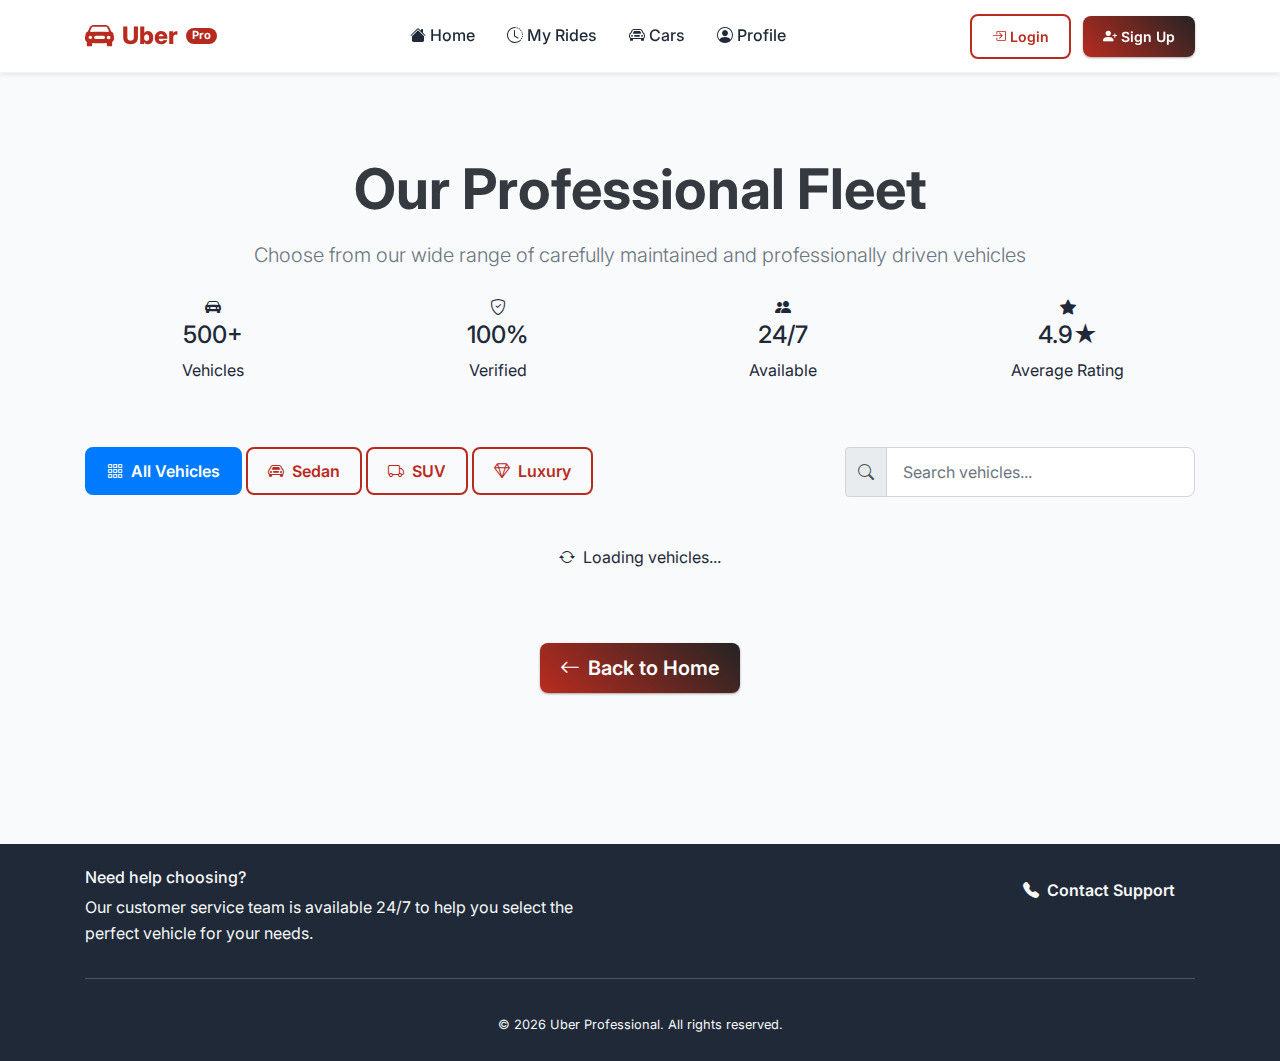
<file: cars.html>
<!DOCTYPE html>
<html lang="en">
  <head>
    <meta charset="utf-8" />
    <meta name="viewport" content="width=device-width,initial-scale=1" />
    <title>Our Fleet - Uber Professional</title>

    <link
      rel="stylesheet"
      href="https://cdn.jsdelivr.net/npm/bootstrap@4.6.2/dist/css/bootstrap.min.css"
      crossorigin="anonymous"
    />
    <link rel="stylesheet" href="style.css" />
    <link
      href="https://fonts.googleapis.com/css2?family=Inter:wght@300;400;500;600;700;800&display=swap"
      rel="stylesheet"
    />
    <link
      rel="stylesheet"
      href="https://cdn.jsdelivr.net/npm/bootstrap-icons@1.10.5/font/bootstrap-icons.css"
    />
  </head>
  <body>
    <nav
      class="navbar navbar-expand-lg navbar-light bg-light fixed-top shadow-sm uber-navbar"
    >
      <div class="container">
        <a class="navbar-brand uber-brand" href="index.html">
          <i class="bi bi-car-front-fill me-2"></i>
          <span>Uber</span>
          <small class="badge badge-professional ml-2">Pro</small>
        </a>
        <button
          class="navbar-toggler"
          type="button"
          data-toggle="collapse"
          data-target="#navMain"
        >
          <span class="navbar-toggler-icon"></span>
        </button>

        <div class="collapse navbar-collapse" id="navMain">
          <ul class="navbar-nav mx-auto">
            <li class="nav-item">
              <a class="nav-link" href="index.html">
                <i class="bi bi-house-fill me-1"></i>Home
              </a>
            </li>
            <li class="nav-item">
              <a class="nav-link" href="myrides.html">
                <i class="bi bi-clock-history me-1"></i>My Rides
              </a>
            </li>
            <li class="nav-item active">
              <a class="nav-link" href="cars.html">
                <i class="bi bi-car-front me-1"></i>Cars
              </a>
            </li>
            <li class="nav-item">
              <a class="nav-link" href="profile.html">
                <i class="bi bi-person-circle me-1"></i>Profile
              </a>
            </li>
          </ul>
          <div id="authArea" class="ml-2"></div>
        </div>
      </div>
    </nav>

    <main class="page-content">
      <div class="container py-5">
        <!-- Header Section -->
        <div class="text-center mb-5">
          <h1 class="display-4 font-weight-bold text-dark mb-3">
            Our Professional Fleet
          </h1>
          <p class="lead text-muted mb-4">
            Choose from our wide range of carefully maintained and
            professionally driven vehicles
          </p>
          <div class="fleet-stats">
            <div class="row text-center">
              <div class="col-md-3">
                <div class="stat-card">
                  <i class="bi bi-car-front-fill stat-icon"></i>
                  <h4>500+</h4>
                  <p>Vehicles</p>
                </div>
              </div>
              <div class="col-md-3">
                <div class="stat-card">
                  <i class="bi bi-shield-check stat-icon"></i>
                  <h4>100%</h4>
                  <p>Verified</p>
                </div>
              </div>
              <div class="col-md-3">
                <div class="stat-card">
                  <i class="bi bi-people-fill stat-icon"></i>
                  <h4>24/7</h4>
                  <p>Available</p>
                </div>
              </div>
              <div class="col-md-3">
                <div class="stat-card">
                  <i class="bi bi-star-fill stat-icon"></i>
                  <h4>4.9★</h4>
                  <p>Average Rating</p>
                </div>
              </div>
            </div>
          </div>
        </div>

        <!-- Filter Section -->
        <div class="filter-section mb-4">
          <div class="row">
            <div class="col-md-8">
              <div class="filter-buttons">
                <button
                  class="btn btn-outline-primary filter-btn active"
                  data-filter="all"
                >
                  <i class="bi bi-grid-3x3-gap me-2"></i>All Vehicles
                </button>
                <button
                  class="btn btn-outline-primary filter-btn"
                  data-filter="sedan"
                >
                  <i class="bi bi-car-front me-2"></i>Sedan
                </button>
                <button
                  class="btn btn-outline-primary filter-btn"
                  data-filter="suv"
                >
                  <i class="bi bi-truck me-2"></i>SUV
                </button>
                <button
                  class="btn btn-outline-primary filter-btn"
                  data-filter="luxury"
                >
                  <i class="bi bi-gem me-2"></i>Luxury
                </button>
              </div>
            </div>
            <div class="col-md-4">
              <div class="search-box">
                <div class="input-group">
                  <div class="input-group-prepend">
                    <span class="input-group-text"
                      ><i class="bi bi-search"></i
                    ></span>
                  </div>
                  <input
                    type="text"
                    class="form-control"
                    placeholder="Search vehicles..."
                    id="vehicleSearch"
                  />
                </div>
              </div>
            </div>
          </div>
        </div>

        <!-- Cars Grid -->
        <div id="carsContainer" class="row">
          <!-- Cars will be loaded here -->
        </div>

        <!-- Back to Home -->
        <div class="text-center mt-5">
          <a href="index.html" class="btn btn-primary btn-lg">
            <i class="bi bi-arrow-left me-2"></i>Back to Home
          </a>
        </div>
      </div>
    </main>

    <!-- Enhanced Footer -->
    <footer class="uber-footer bg-dark text-light mt-5">
      <div class="container py-4">
        <div class="row">
          <div class="col-md-6">
            <h6>Need help choosing?</h6>
            <p class="mb-0">
              Our customer service team is available 24/7 to help you select the
              perfect vehicle for your needs.
            </p>
          </div>
          <div class="col-md-6 text-md-right">
            <button class="btn btn-outline-light">
              <i class="bi bi-telephone-fill me-2"></i>Contact Support
            </button>
          </div>
        </div>
        <hr class="footer-divider" />
        <div class="text-center">
          <small
            >&copy; <span id="yearCars"></span> Uber Professional. All rights
            reserved.</small
          >
        </div>
      </div>
    </footer>

    <script
      src="https://cdn.jsdelivr.net/npm/jquery@3.5.1/dist/jquery.slim.min.js"
      crossorigin="anonymous"
    ></script>
    <script
      src="https://cdn.jsdelivr.net/npm/bootstrap@4.6.2/dist/js/bootstrap.bundle.min.js"
      crossorigin="anonymous"
    ></script>
    <script src="main.js"></script>

    <script>
      // Additional cars page functionality
      document.addEventListener("DOMContentLoaded", function () {
        // Filter functionality
        const filterButtons = document.querySelectorAll(".filter-btn");
        const searchInput = document.getElementById("vehicleSearch");

        filterButtons.forEach((btn) => {
          btn.addEventListener("click", function () {
            filterButtons.forEach((b) => b.classList.remove("active"));
            this.classList.add("active");

            const filterType = this.dataset.filter;
            filterCars(filterType);
          });
        });

        if (searchInput) {
          searchInput.addEventListener("input", function () {
            searchCars(this.value);
          });
        }
      });

      function filterCars(type) {
        const cards = document.querySelectorAll(".car-card");
        cards.forEach((card) => {
          const cardType = card.dataset.type;
          if (type === "all" || cardType === type) {
            card.closest(".col-lg-4").style.display = "block";
          } else {
            card.closest(".col-lg-4").style.display = "none";
          }
        });
      }

      function searchCars(query) {
        const cards = document.querySelectorAll(".car-card");
        const searchTerm = query.toLowerCase();

        cards.forEach((card) => {
          const title = card
            .querySelector(".card-title")
            .textContent.toLowerCase();
          const type = card.dataset.type.toLowerCase();

          if (title.includes(searchTerm) || type.includes(searchTerm)) {
            card.closest(".col-lg-4").style.display = "block";
          } else {
            card.closest(".col-lg-4").style.display = "none";
          }
        });
      }
    </script>
  </body>
</html>
</file>
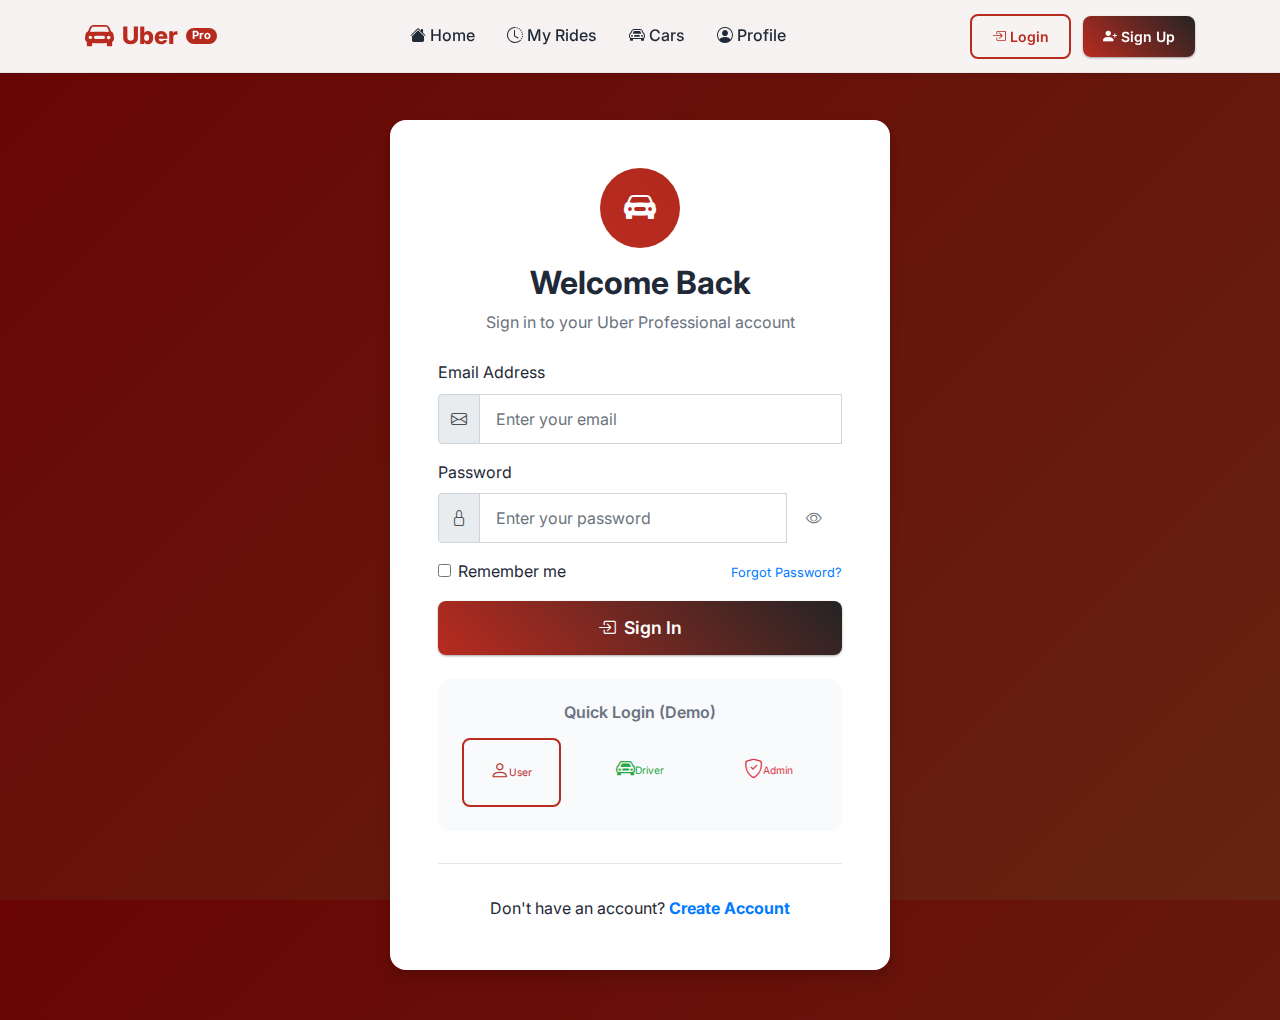
<file: login.html>
<!DOCTYPE html>
<html lang="en">
  <head>
    <meta charset="utf-8" />
    <meta name="viewport" content="width=device-width,initial-scale=1" />
    <title>Login - Uber Professional</title>

    <link
      rel="stylesheet"
      href="https://cdn.jsdelivr.net/npm/bootstrap@4.6.2/dist/css/bootstrap.min.css"
      crossorigin="anonymous"
    />
    <link rel="stylesheet" href="style.css" />
    <link
      href="https://fonts.googleapis.com/css2?family=Inter:wght@300;400;500;600;700;800&display=swap"
      rel="stylesheet"
    />
    <link
      rel="stylesheet"
      href="https://cdn.jsdelivr.net/npm/bootstrap-icons@1.10.5/font/bootstrap-icons.css"
    />
  </head>
  <body class="auth-page">
    <!-- Enhanced Fixed navbar -->
    <nav
      class="navbar navbar-expand-lg navbar-light bg-light fixed-top shadow-sm uber-navbar"
    >
      <div class="container">
        <a class="navbar-brand uber-brand" href="index.html">
          <i class="bi bi-car-front-fill me-2"></i>
          <span>Uber</span>
          <small class="badge badge-professional ml-2">Pro</small>
        </a>
        <button
          class="navbar-toggler"
          type="button"
          data-toggle="collapse"
          data-target="#navMain"
        >
          <span class="navbar-toggler-icon"></span>
        </button>

        <div class="collapse navbar-collapse" id="navMain">
          <ul class="navbar-nav mx-auto">
            <li class="nav-item">
              <a class="nav-link" href="index.html">
                <i class="bi bi-house-fill me-1"></i>Home
              </a>
            </li>
            <li class="nav-item">
              <a class="nav-link" href="myrides.html">
                <i class="bi bi-clock-history me-1"></i>My Rides
              </a>
            </li>
            <li class="nav-item">
              <a class="nav-link" href="cars.html">
                <i class="bi bi-car-front me-1"></i>Cars
              </a>
            </li>
            <li class="nav-item">
              <a class="nav-link" href="profile.html">
                <i class="bi bi-person-circle me-1"></i>Profile
              </a>
            </li>
          </ul>
          <div id="authArea" class="ml-2">
            <a class="btn btn-primary btn-sm" href="signin.html">Sign Up</a>
          </div>
        </div>
      </div>
    </nav>

    <main class="auth-main">
      <div class="container">
        <div class="row justify-content-center">
          <div class="col-md-8 col-lg-6">
            <div class="login-container">
              <div class="auth-header text-center mb-4">
                <div class="auth-logo">
                  <i class="bi bi-car-front-fill"></i>
                </div>
                <h2 class="auth-title">Welcome Back</h2>
                <p class="auth-subtitle">
                  Sign in to your Uber Professional account
                </p>
              </div>

              <form id="loginForm" novalidate>
                <div class="form-group">
                  <label for="loginEmail">Email Address</label>
                  <div class="input-group">
                    <div class="input-group-prepend">
                      <span class="input-group-text">
                        <i class="bi bi-envelope"></i>
                      </span>
                    </div>
                    <input
                      id="loginEmail"
                      type="email"
                      class="form-control"
                      placeholder="Enter your email"
                      required
                    />
                    <div class="invalid-feedback">
                      Please enter a valid email address
                    </div>
                  </div>
                </div>

                <div class="form-group">
                  <label for="loginPassword">Password</label>
                  <div class="input-group">
                    <div class="input-group-prepend">
                      <span class="input-group-text">
                        <i class="bi bi-lock"></i>
                      </span>
                    </div>
                    <input
                      id="loginPassword"
                      type="password"
                      class="form-control"
                      placeholder="Enter your password"
                      required
                    />
                    <div class="input-group-append">
                      <button
                        type="button"
                        class="btn btn-outline-secondary password-toggle-btn"
                        onclick="togglePassword('loginPassword')"
                      >
                        <i class="bi bi-eye"></i>
                      </button>
                    </div>
                    <div class="invalid-feedback">Password is required</div>
                  </div>
                </div>

                <div class="form-row align-items-center mb-3">
                  <div class="col-auto">
                    <div class="form-check">
                      <input
                        type="checkbox"
                        class="form-check-input"
                        id="rememberMe"
                      />
                      <label class="form-check-label" for="rememberMe">
                        Remember me
                      </label>
                    </div>
                  </div>
                  <div class="col text-right">
                    <a
                      href="#"
                      class="text-primary small"
                      onclick="showForgotPassword()"
                      >Forgot Password?</a
                    >
                  </div>
                </div>

                <div
                  id="loginError"
                  class="alert alert-danger"
                  style="display: none"
                ></div>

                <button
                  class="btn btn-primary btn-lg btn-block auth-btn"
                  type="submit"
                >
                  <i class="bi bi-box-arrow-in-right me-2"></i>Sign In
                </button>
              </form>

              <!-- Quick Login Options -->
              <div class="quick-login mt-4">
                <h6 class="text-center mb-3">Quick Login (Demo)</h6>
                <div class="row">
                  <div class="col-4">
                    <button
                      class="btn btn-outline-primary btn-sm btn-block"
                      onclick="quickLogin('user')"
                    >
                      <i class="bi bi-person"></i><br />
                      <small>User</small>
                    </button>
                  </div>
                  <div class="col-4">
                    <button
                      class="btn btn-outline-success btn-sm btn-block"
                      onclick="quickLogin('driver')"
                    >
                      <i class="bi bi-car-front"></i><br />
                      <small>Driver</small>
                    </button>
                  </div>
                  <div class="col-4">
                    <button
                      class="btn btn-outline-danger btn-sm btn-block"
                      onclick="quickLogin('admin')"
                    >
                      <i class="bi bi-shield-check"></i><br />
                      <small>Admin</small>
                    </button>
                  </div>
                </div>
              </div>

              <div class="auth-footer">
                <p class="text-center mb-0">
                  Don't have an account?
                  <a href="signin.html" class="text-primary font-weight-bold"
                    >Create Account</a
                  >
                </p>
              </div>

              <!-- Forgot Password Modal -->
              <div
                class="modal fade"
                id="forgotPasswordModal"
                tabindex="-1"
                role="dialog"
              >
                <div class="modal-dialog" role="document">
                  <div class="modal-content">
                    <div class="modal-header">
                      <h5 class="modal-title">Reset Password</h5>
                      <button type="button" class="close" data-dismiss="modal">
                        <span>&times;</span>
                      </button>
                    </div>
                    <div class="modal-body">
                      <form id="forgotPasswordForm">
                        <div class="form-group">
                          <label for="resetEmail">Email Address</label>
                          <input
                            id="resetEmail"
                            type="email"
                            class="form-control"
                            placeholder="Enter your email"
                            required
                          />
                        </div>
                        <button type="submit" class="btn btn-primary btn-block">
                          Send Reset Link
                        </button>
                      </form>
                      <div id="resetMessage" class="mt-3"></div>
                    </div>
                  </div>
                </div>
              </div>
            </div>
          </div>
        </div>
      </div>
    </main>

    <script
      src="https://cdn.jsdelivr.net/npm/jquery@3.5.1/dist/jquery.slim.min.js"
      crossorigin="anonymous"
    ></script>
    <script
      src="https://cdn.jsdelivr.net/npm/bootstrap@4.6.2/dist/js/bootstrap.bundle.min.js"
      crossorigin="anonymous"
    ></script>
    <script src="main.js"></script>
  </body>
</html>
</file>
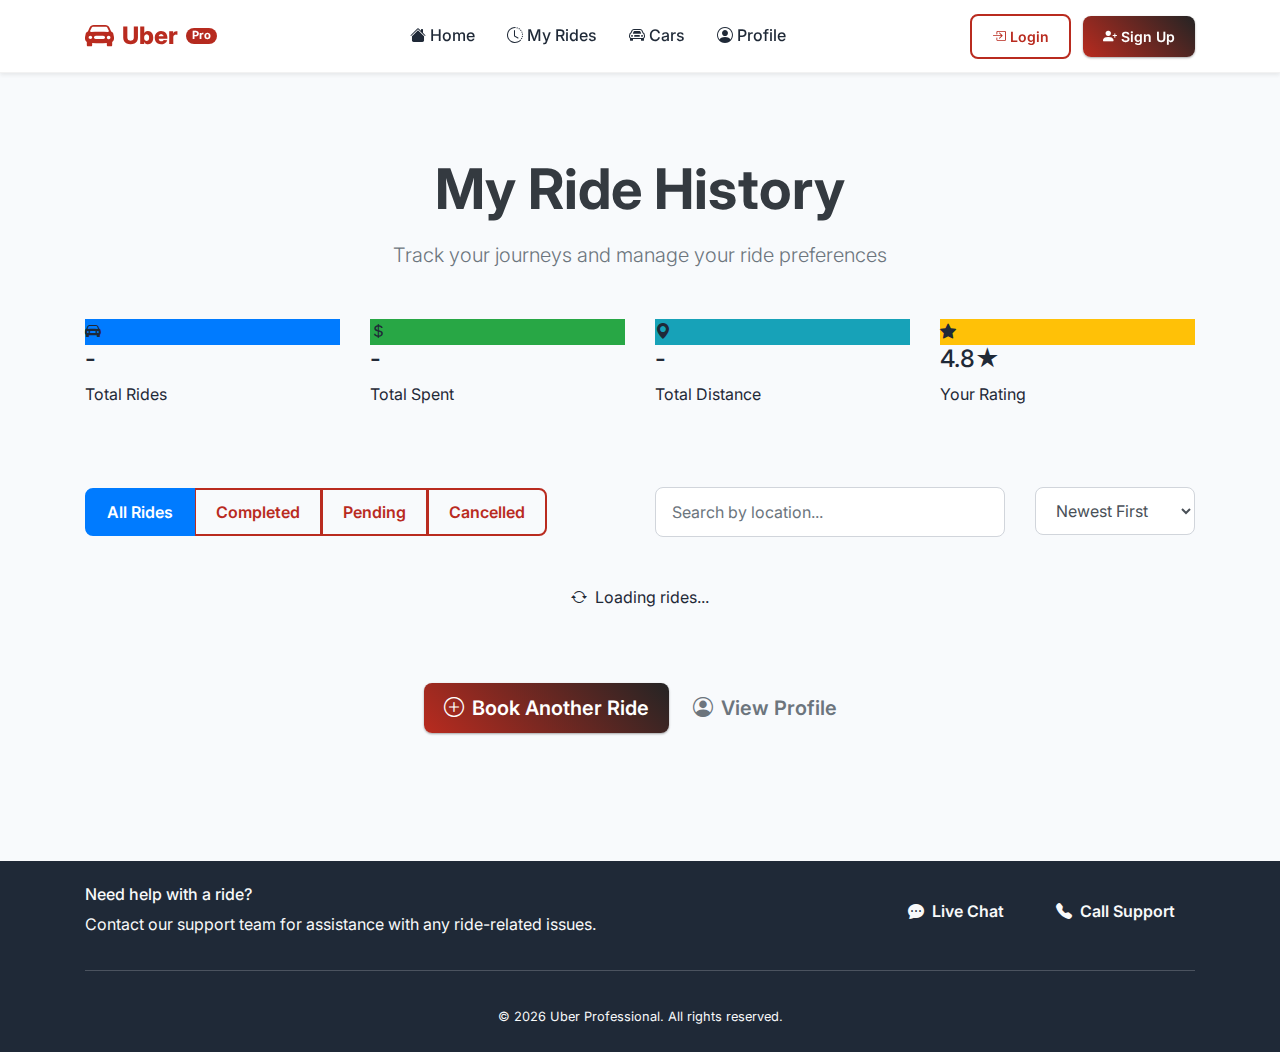
<file: myrides.html>
<!DOCTYPE html>
<html lang="en">
  <head>
    <meta charset="utf-8" />
    <meta name="viewport" content="width=device-width,initial-scale=1" />
    <title>My Rides - Uber Professional</title>

    <link
      rel="stylesheet"
      href="https://cdn.jsdelivr.net/npm/bootstrap@4.6.2/dist/css/bootstrap.min.css"
      crossorigin="anonymous"
    />
    <link rel="stylesheet" href="style.css" />
    <link
      href="https://fonts.googleapis.com/css2?family=Inter:wght@300;400;500;600;700;800&display=swap"
      rel="stylesheet"
    />
    <link
      rel="stylesheet"
      href="https://cdn.jsdelivr.net/npm/bootstrap-icons@1.10.5/font/bootstrap-icons.css"
    />
  </head>
  <body>
    <nav
      class="navbar navbar-expand-lg navbar-light bg-light fixed-top shadow-sm uber-navbar"
    >
      <div class="container">
        <a class="navbar-brand uber-brand" href="index.html">
          <i class="bi bi-car-front-fill me-2"></i>
          <span>Uber</span>
          <small class="badge badge-professional ml-2">Pro</small>
        </a>
        <button
          class="navbar-toggler"
          type="button"
          data-toggle="collapse"
          data-target="#navMain"
        >
          <span class="navbar-toggler-icon"></span>
        </button>

        <div class="collapse navbar-collapse" id="navMain">
          <ul class="navbar-nav mx-auto">
            <li class="nav-item">
              <a class="nav-link" href="index.html">
                <i class="bi bi-house-fill me-1"></i>Home
              </a>
            </li>
            <li class="nav-item active">
              <a class="nav-link" href="myrides.html">
                <i class="bi bi-clock-history me-1"></i>My Rides
              </a>
            </li>
            <li class="nav-item">
              <a class="nav-link" href="cars.html">
                <i class="bi bi-car-front me-1"></i>Cars
              </a>
            </li>
            <li class="nav-item">
              <a class="nav-link" href="profile.html">
                <i class="bi bi-person-circle me-1"></i>Profile
              </a>
            </li>
          </ul>
          <div id="authArea" class="ml-2"></div>
        </div>
      </div>
    </nav>

    <main class="page-content">
      <div class="container py-5">
        <!-- Header Section -->
        <div class="text-center mb-5">
          <h1 class="display-4 font-weight-bold text-dark mb-3">
            My Ride History
          </h1>
          <p class="lead text-muted">
            Track your journeys and manage your ride preferences
          </p>
        </div>

        <!-- Quick Stats -->
        <div class="ride-stats mb-5">
          <div class="row">
            <div class="col-md-3 mb-3">
              <div class="stat-card-rides">
                <div class="stat-icon-wrapper bg-primary">
                  <i class="bi bi-car-front-fill"></i>
                </div>
                <div class="stat-content">
                  <h4 id="totalRides">-</h4>
                  <p>Total Rides</p>
                </div>
              </div>
            </div>
            <div class="col-md-3 mb-3">
              <div class="stat-card-rides">
                <div class="stat-icon-wrapper bg-success">
                  <i class="bi bi-currency-dollar"></i>
                </div>
                <div class="stat-content">
                  <h4 id="totalSpent">-</h4>
                  <p>Total Spent</p>
                </div>
              </div>
            </div>
            <div class="col-md-3 mb-3">
              <div class="stat-card-rides">
                <div class="stat-icon-wrapper bg-info">
                  <i class="bi bi-geo-alt-fill"></i>
                </div>
                <div class="stat-content">
                  <h4 id="totalDistance">-</h4>
                  <p>Total Distance</p>
                </div>
              </div>
            </div>
            <div class="col-md-3 mb-3">
              <div class="stat-card-rides">
                <div class="stat-icon-wrapper bg-warning">
                  <i class="bi bi-star-fill"></i>
                </div>
                <div class="stat-content">
                  <h4>4.8★</h4>
                  <p>Your Rating</p>
                </div>
              </div>
            </div>
          </div>
        </div>

        <!-- Filter Options -->
        <div class="ride-filters mb-4">
          <div class="row align-items-center">
            <div class="col-md-6">
              <div class="btn-group filter-group" role="group">
                <button
                  type="button"
                  class="btn btn-outline-primary active"
                  data-filter="all"
                >
                  All Rides
                </button>
                <button
                  type="button"
                  class="btn btn-outline-primary"
                  data-filter="completed"
                >
                  Completed
                </button>
                <button
                  type="button"
                  class="btn btn-outline-primary"
                  data-filter="pending"
                >
                  Pending
                </button>
                <button
                  type="button"
                  class="btn btn-outline-primary"
                  data-filter="cancelled"
                >
                  Cancelled
                </button>
              </div>
            </div>
            <div class="col-md-6">
              <div class="row">
                <div class="col-sm-8">
                  <input
                    type="text"
                    class="form-control"
                    placeholder="Search by location..."
                    id="rideSearch"
                  />
                </div>
                <div class="col-sm-4">
                  <select class="form-control" id="sortRides">
                    <option value="newest">Newest First</option>
                    <option value="oldest">Oldest First</option>
                    <option value="price-high">Price: High to Low</option>
                    <option value="price-low">Price: Low to High</option>
                  </select>
                </div>
              </div>
            </div>
          </div>
        </div>

        <!-- Rides Container -->
        <div id="ridesContainer">
          <!-- Rides will be loaded here -->
        </div>

        <!-- Empty State -->
        <div id="emptyState" class="text-center py-5" style="display: none">
          <i
            class="bi bi-car-front"
            style="font-size: 4rem; color: #dee2e6"
          ></i>
          <h4 class="mt-3 text-muted">No rides found</h4>
          <p class="text-muted">
            Start your journey by booking your first ride!
          </p>
          <a href="index.html" class="btn btn-primary btn-lg mt-3">
            <i class="bi bi-plus-circle me-2"></i>Book Your First Ride
          </a>
        </div>

        <!-- Action Buttons -->
        <div class="text-center mt-5">
          <a href="index.html" class="btn btn-primary btn-lg me-3">
            <i class="bi bi-plus-circle me-2"></i>Book Another Ride
          </a>
          <a href="profile.html" class="btn btn-outline-secondary btn-lg">
            <i class="bi bi-person-circle me-2"></i>View Profile
          </a>
        </div>
      </div>
    </main>

    <!-- Enhanced Footer -->
    <footer class="uber-footer bg-dark text-light mt-5">
      <div class="container py-4">
        <div class="row align-items-center">
          <div class="col-md-6">
            <h6>Need help with a ride?</h6>
            <p class="mb-0">
              Contact our support team for assistance with any ride-related
              issues.
            </p>
          </div>
          <div class="col-md-6 text-md-right">
            <button class="btn btn-outline-light me-2">
              <i class="bi bi-chat-dots-fill me-2"></i>Live Chat
            </button>
            <button class="btn btn-outline-light">
              <i class="bi bi-telephone-fill me-2"></i>Call Support
            </button>
          </div>
        </div>
        <hr class="footer-divider" />
        <div class="text-center">
          <small
            >&copy; <span id="yearRides"></span> Uber Professional. All rights
            reserved.</small
          >
        </div>
      </div>
    </footer>

    <script
      src="https://cdn.jsdelivr.net/npm/jquery@3.5.1/dist/jquery.slim.min.js"
      crossorigin="anonymous"
    ></script>
    <script
      src="https://cdn.jsdelivr.net/npm/bootstrap@4.6.2/dist/js/bootstrap.bundle.min.js"
      crossorigin="anonymous"
    ></script>
    <script src="main.js"></script>

    <script>
      // Enhanced rides page functionality
      document.addEventListener("DOMContentLoaded", function () {
        // Update stats after rides are loaded
        setTimeout(updateRideStats, 1500);

        // Filter functionality
        const filterButtons = document.querySelectorAll(".filter-group .btn");
        filterButtons.forEach((btn) => {
          btn.addEventListener("click", function () {
            filterButtons.forEach((b) => b.classList.remove("active"));
            this.classList.add("active");
            filterRides(this.dataset.filter);
          });
        });

        // Search functionality
        const searchInput = document.getElementById("rideSearch");
        if (searchInput) {
          searchInput.addEventListener("input", function () {
            searchRides(this.value);
          });
        }

        // Sort functionality
        const sortSelect = document.getElementById("sortRides");
        if (sortSelect) {
          sortSelect.addEventListener("change", function () {
            sortRides(this.value);
          });
        }
      });

      function updateRideStats() {
        const rideCards = document.querySelectorAll(".ride-card");
        const totalRidesEl = document.getElementById("totalRides");
        const totalSpentEl = document.getElementById("totalSpent");
        const totalDistanceEl = document.getElementById("totalDistance");

        let totalSpent = 0;
        let totalDistance = 0;

        rideCards.forEach((card) => {
          const priceEl = card.querySelector(".price-tag");
          if (priceEl) {
            const price = parseFloat(priceEl.textContent.replace("$", "")) || 0;
            totalSpent += price;
          }
          totalDistance += Math.floor(Math.random() * 20) + 5; // Demo distance
        });

        if (totalRidesEl) totalRidesEl.textContent = rideCards.length;
        if (totalSpentEl) totalSpentEl.textContent = `$${totalSpent}`;
        if (totalDistanceEl)
          totalDistanceEl.textContent = `${totalDistance} km`;
      }

      function filterRides(filter) {
        const rideCards = document.querySelectorAll(".ride-card");
        let visibleCount = 0;

        rideCards.forEach((card) => {
          const status = card.querySelector(".badge").textContent.toLowerCase();
          const shouldShow = filter === "all" || status.includes(filter);

          card.style.display = shouldShow ? "block" : "none";
          if (shouldShow) visibleCount++;
        });

        toggleEmptyState(visibleCount === 0);
      }

      function searchRides(query) {
        const rideCards = document.querySelectorAll(".ride-card");
        const searchTerm = query.toLowerCase();
        let visibleCount = 0;

        rideCards.forEach((card) => {
          const locations = card.querySelectorAll(".route-item strong");
          const locationText = Array.from(locations)
            .map((el) => el.textContent.toLowerCase())
            .join(" ");
          const shouldShow = locationText.includes(searchTerm);

          card.style.display = shouldShow ? "block" : "none";
          if (shouldShow) visibleCount++;
        });

        toggleEmptyState(visibleCount === 0);
      }

      function sortRides(sortBy) {
        const container = document.getElementById("ridesContainer");
        const rideCards = Array.from(container.querySelectorAll(".ride-card"));

        rideCards.sort((a, b) => {
          switch (sortBy) {
            case "newest":
              return new Date(b.dataset.date) - new Date(a.dataset.date);
            case "oldest":
              return new Date(a.dataset.date) - new Date(b.dataset.date);
            case "price-high":
              return (
                parseFloat(
                  b.querySelector(".price-tag").textContent.replace("$", "")
                ) -
                parseFloat(
                  a.querySelector(".price-tag").textContent.replace("$", "")
                )
              );
            case "price-low":
              return (
                parseFloat(
                  a.querySelector(".price-tag").textContent.replace("$", "")
                ) -
                parseFloat(
                  b.querySelector(".price-tag").textContent.replace("$", "")
                )
              );
            default:
              return 0;
          }
        });

        rideCards.forEach((card) => container.appendChild(card));
      }

      function toggleEmptyState(show) {
        const emptyState = document.getElementById("emptyState");
        const ridesContainer = document.getElementById("ridesContainer");

        if (emptyState) {
          emptyState.style.display = show ? "block" : "none";
        }
        if (ridesContainer && show) {
          ridesContainer.style.display = "none";
        } else if (ridesContainer) {
          ridesContainer.style.display = "block";
        }
      }
    </script>
  </body>
</html>
</file>
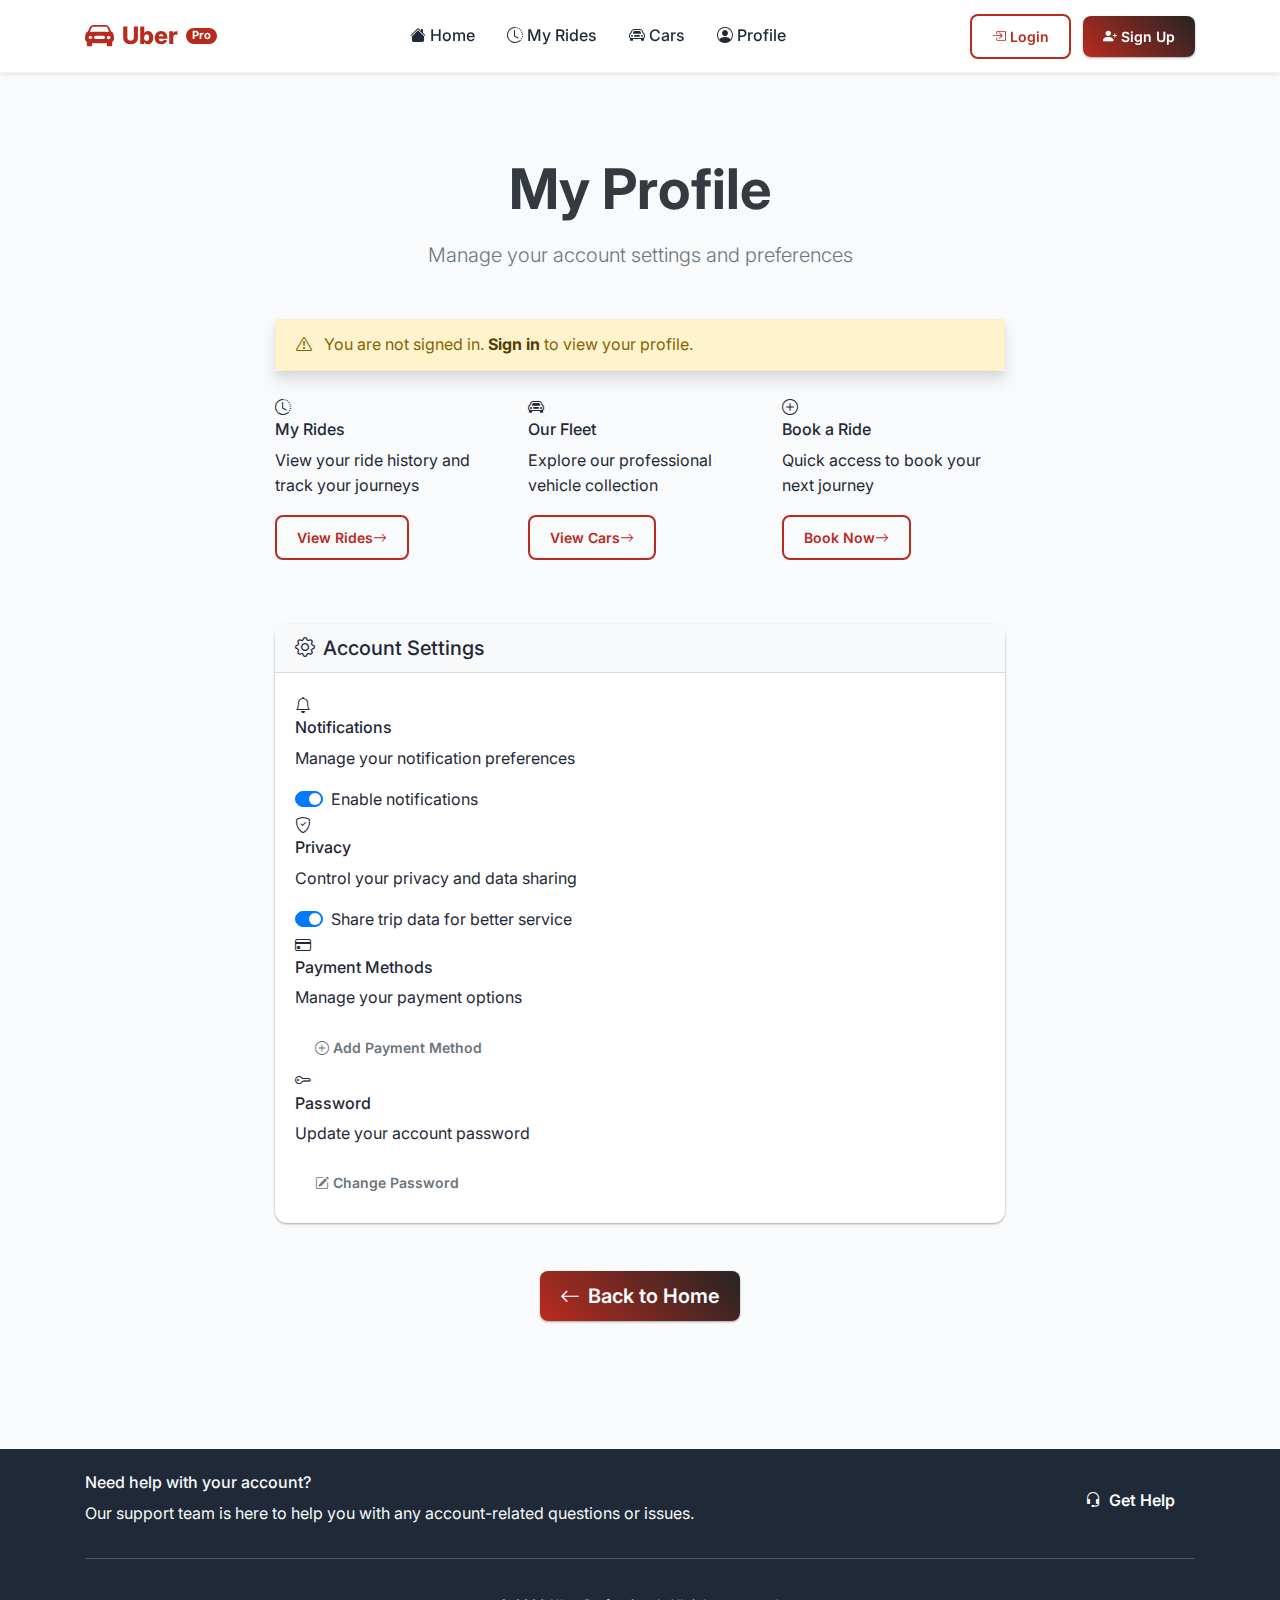
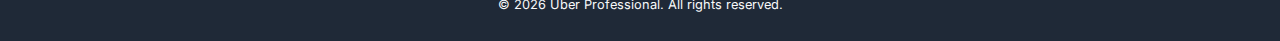
<file: profile.html>
<!DOCTYPE html>
<html lang="en">
  <head>
    <meta charset="utf-8" />
    <meta name="viewport" content="width=device-width,initial-scale=1" />
    <title>Profile - Uber Professional</title>

    <link
      rel="stylesheet"
      href="https://cdn.jsdelivr.net/npm/bootstrap@4.6.2/dist/css/bootstrap.min.css"
      crossorigin="anonymous"
    />
    <link rel="stylesheet" href="style.css" />
    <link
      href="https://fonts.googleapis.com/css2?family=Inter:wght@300;400;500;600;700;800&display=swap"
      rel="stylesheet"
    />
    <link
      rel="stylesheet"
      href="https://cdn.jsdelivr.net/npm/bootstrap-icons@1.10.5/font/bootstrap-icons.css"
    />
  </head>
  <body>
    <nav
      class="navbar navbar-expand-lg navbar-light bg-light fixed-top shadow-sm uber-navbar"
    >
      <div class="container">
        <a class="navbar-brand uber-brand" href="index.html">
          <i class="bi bi-car-front-fill me-2"></i>
          <span>Uber</span>
          <small class="badge badge-professional ml-2">Pro</small>
        </a>
        <button
          class="navbar-toggler"
          type="button"
          data-toggle="collapse"
          data-target="#navMain"
        >
          <span class="navbar-toggler-icon"></span>
        </button>

        <div class="collapse navbar-collapse" id="navMain">
          <ul class="navbar-nav mx-auto">
            <li class="nav-item">
              <a class="nav-link" href="index.html">
                <i class="bi bi-house-fill me-1"></i>Home
              </a>
            </li>
            <li class="nav-item">
              <a class="nav-link" href="myrides.html">
                <i class="bi bi-clock-history me-1"></i>My Rides
              </a>
            </li>
            <li class="nav-item">
              <a class="nav-link" href="cars.html">
                <i class="bi bi-car-front me-1"></i>Cars
              </a>
            </li>
            <li class="nav-item active">
              <a class="nav-link" href="profile.html">
                <i class="bi bi-person-circle me-1"></i>Profile
              </a>
            </li>
          </ul>
          <div id="authArea" class="ml-2"></div>
        </div>
      </div>
    </nav>

    <main class="page-content">
      <div class="container py-5">
        <div class="row">
          <div class="col-lg-8 mx-auto">
            <!-- Profile Header -->
            <div class="profile-header text-center mb-5">
              <h1 class="display-4 font-weight-bold text-dark mb-3">
                My Profile
              </h1>
              <p class="lead text-muted">
                Manage your account settings and preferences
              </p>
            </div>

            <!-- Profile Card -->
            <div id="profileCard" class="profile-main-card">
              <div class="card-body p-0">
                <div id="profileContent">
                  <!-- Profile content will be loaded here -->
                </div>
                <div id="profileMsg" class="mt-3"></div>
              </div>
            </div>

            <!-- Quick Actions -->
            <div class="profile-actions mt-4">
              <div class="row">
                <div class="col-md-4 mb-3">
                  <div class="action-card">
                    <div class="action-icon">
                      <i class="bi bi-clock-history"></i>
                    </div>
                    <h6>My Rides</h6>
                    <p>View your ride history and track your journeys</p>
                    <a
                      href="myrides.html"
                      class="btn btn-outline-primary btn-sm"
                    >
                      View Rides <i class="bi bi-arrow-right ms-1"></i>
                    </a>
                  </div>
                </div>
                <div class="col-md-4 mb-3">
                  <div class="action-card">
                    <div class="action-icon">
                      <i class="bi bi-car-front"></i>
                    </div>
                    <h6>Our Fleet</h6>
                    <p>Explore our professional vehicle collection</p>
                    <a href="cars.html" class="btn btn-outline-primary btn-sm">
                      View Cars <i class="bi bi-arrow-right ms-1"></i>
                    </a>
                  </div>
                </div>
                <div class="col-md-4 mb-3">
                  <div class="action-card">
                    <div class="action-icon">
                      <i class="bi bi-plus-circle"></i>
                    </div>
                    <h6>Book a Ride</h6>
                    <p>Quick access to book your next journey</p>
                    <a href="index.html" class="btn btn-outline-primary btn-sm">
                      Book Now <i class="bi bi-arrow-right ms-1"></i>
                    </a>
                  </div>
                </div>
              </div>
            </div>

            <!-- Account Settings -->
            <div class="account-settings mt-5">
              <div class="card">
                <div class="card-header bg-light">
                  <h5 class="mb-0">
                    <i class="bi bi-gear me-2"></i>Account Settings
                  </h5>
                </div>
                <div class="card-body">
                  <div class="settings-grid">
                    <div class="setting-item">
                      <div class="setting-icon">
                        <i class="bi bi-bell"></i>
                      </div>
                      <div class="setting-content">
                        <h6>Notifications</h6>
                        <p>Manage your notification preferences</p>
                        <div class="custom-control custom-switch">
                          <input
                            type="checkbox"
                            class="custom-control-input"
                            id="notificationSwitch"
                            checked
                          />
                          <label
                            class="custom-control-label"
                            for="notificationSwitch"
                            >Enable notifications</label
                          >
                        </div>
                      </div>
                    </div>

                    <div class="setting-item">
                      <div class="setting-icon">
                        <i class="bi bi-shield-check"></i>
                      </div>
                      <div class="setting-content">
                        <h6>Privacy</h6>
                        <p>Control your privacy and data sharing</p>
                        <div class="custom-control custom-switch">
                          <input
                            type="checkbox"
                            class="custom-control-input"
                            id="privacySwitch"
                            checked
                          />
                          <label
                            class="custom-control-label"
                            for="privacySwitch"
                            >Share trip data for better service</label
                          >
                        </div>
                      </div>
                    </div>

                    <div class="setting-item">
                      <div class="setting-icon">
                        <i class="bi bi-credit-card"></i>
                      </div>
                      <div class="setting-content">
                        <h6>Payment Methods</h6>
                        <p>Manage your payment options</p>
                        <button class="btn btn-outline-secondary btn-sm">
                          <i class="bi bi-plus-circle me-1"></i>Add Payment
                          Method
                        </button>
                      </div>
                    </div>

                    <div class="setting-item">
                      <div class="setting-icon">
                        <i class="bi bi-key"></i>
                      </div>
                      <div class="setting-content">
                        <h6>Password</h6>
                        <p>Update your account password</p>
                        <button
                          class="btn btn-outline-secondary btn-sm"
                          onclick="changePassword()"
                        >
                          <i class="bi bi-pencil-square me-1"></i>Change
                          Password
                        </button>
                      </div>
                    </div>
                  </div>
                </div>
              </div>
            </div>

            <!-- Back Navigation -->
            <div class="text-center mt-5">
              <a href="index.html" class="btn btn-primary btn-lg">
                <i class="bi bi-arrow-left me-2"></i>Back to Home
              </a>
            </div>
          </div>
        </div>
      </div>
    </main>

    <!-- Enhanced Footer -->
    <footer class="uber-footer bg-dark text-light mt-5">
      <div class="container py-4">
        <div class="row align-items-center">
          <div class="col-md-8">
            <h6>Need help with your account?</h6>
            <p class="mb-0">
              Our support team is here to help you with any account-related
              questions or issues.
            </p>
          </div>
          <div class="col-md-4 text-md-right">
            <button class="btn btn-outline-light">
              <i class="bi bi-headset me-2"></i>Get Help
            </button>
          </div>
        </div>
        <hr class="footer-divider" />
        <div class="text-center">
          <small
            >&copy; <span id="yearProfile"></span> Uber Professional. All rights
            reserved.</small
          >
        </div>
      </div>
    </footer>

    <script
      src="https://cdn.jsdelivr.net/npm/jquery@3.5.1/dist/jquery.slim.min.js"
      crossorigin="anonymous"
    ></script>
    <script
      src="https://cdn.jsdelivr.net/npm/bootstrap@4.6.2/dist/js/bootstrap.bundle.min.js"
      crossorigin="anonymous"
    ></script>
    <script src="main.js"></script>

    <script>
      // Profile page enhancements
      function changePassword() {
        const currentPassword = prompt("Enter your current password:");
        if (!currentPassword) return;

        const newPassword = prompt("Enter your new password:");
        if (!newPassword || newPassword.length < 6) {
          alert("Password must be at least 6 characters long.");
          return;
        }

        const confirmPassword = prompt("Confirm your new password:");
        if (newPassword !== confirmPassword) {
          alert("Passwords do not match.");
          return;
        }

        // Simulate password change
        alert("Password changed successfully!");
      }

      // Settings toggle handling
      document.addEventListener("DOMContentLoaded", function () {
        const switches = document.querySelectorAll(".custom-control-input");
        switches.forEach((switchEl) => {
          switchEl.addEventListener("change", function () {
            const settingName = this.id.replace("Switch", "");
            const status = this.checked ? "enabled" : "disabled";
            console.log(`${settingName} ${status}`);

            // You could save these settings to localStorage or send to server
            localStorage.setItem(`uber_setting_${settingName}`, this.checked);
          });
        });

        // Load saved settings
        switches.forEach((switchEl) => {
          const settingName = switchEl.id.replace("Switch", "");
          const savedSetting = localStorage.getItem(
            `uber_setting_${settingName}`
          );
          if (savedSetting !== null) {
            switchEl.checked = savedSetting === "true";
          }
        });
      });
    </script>
  </body>
</html>
</file>
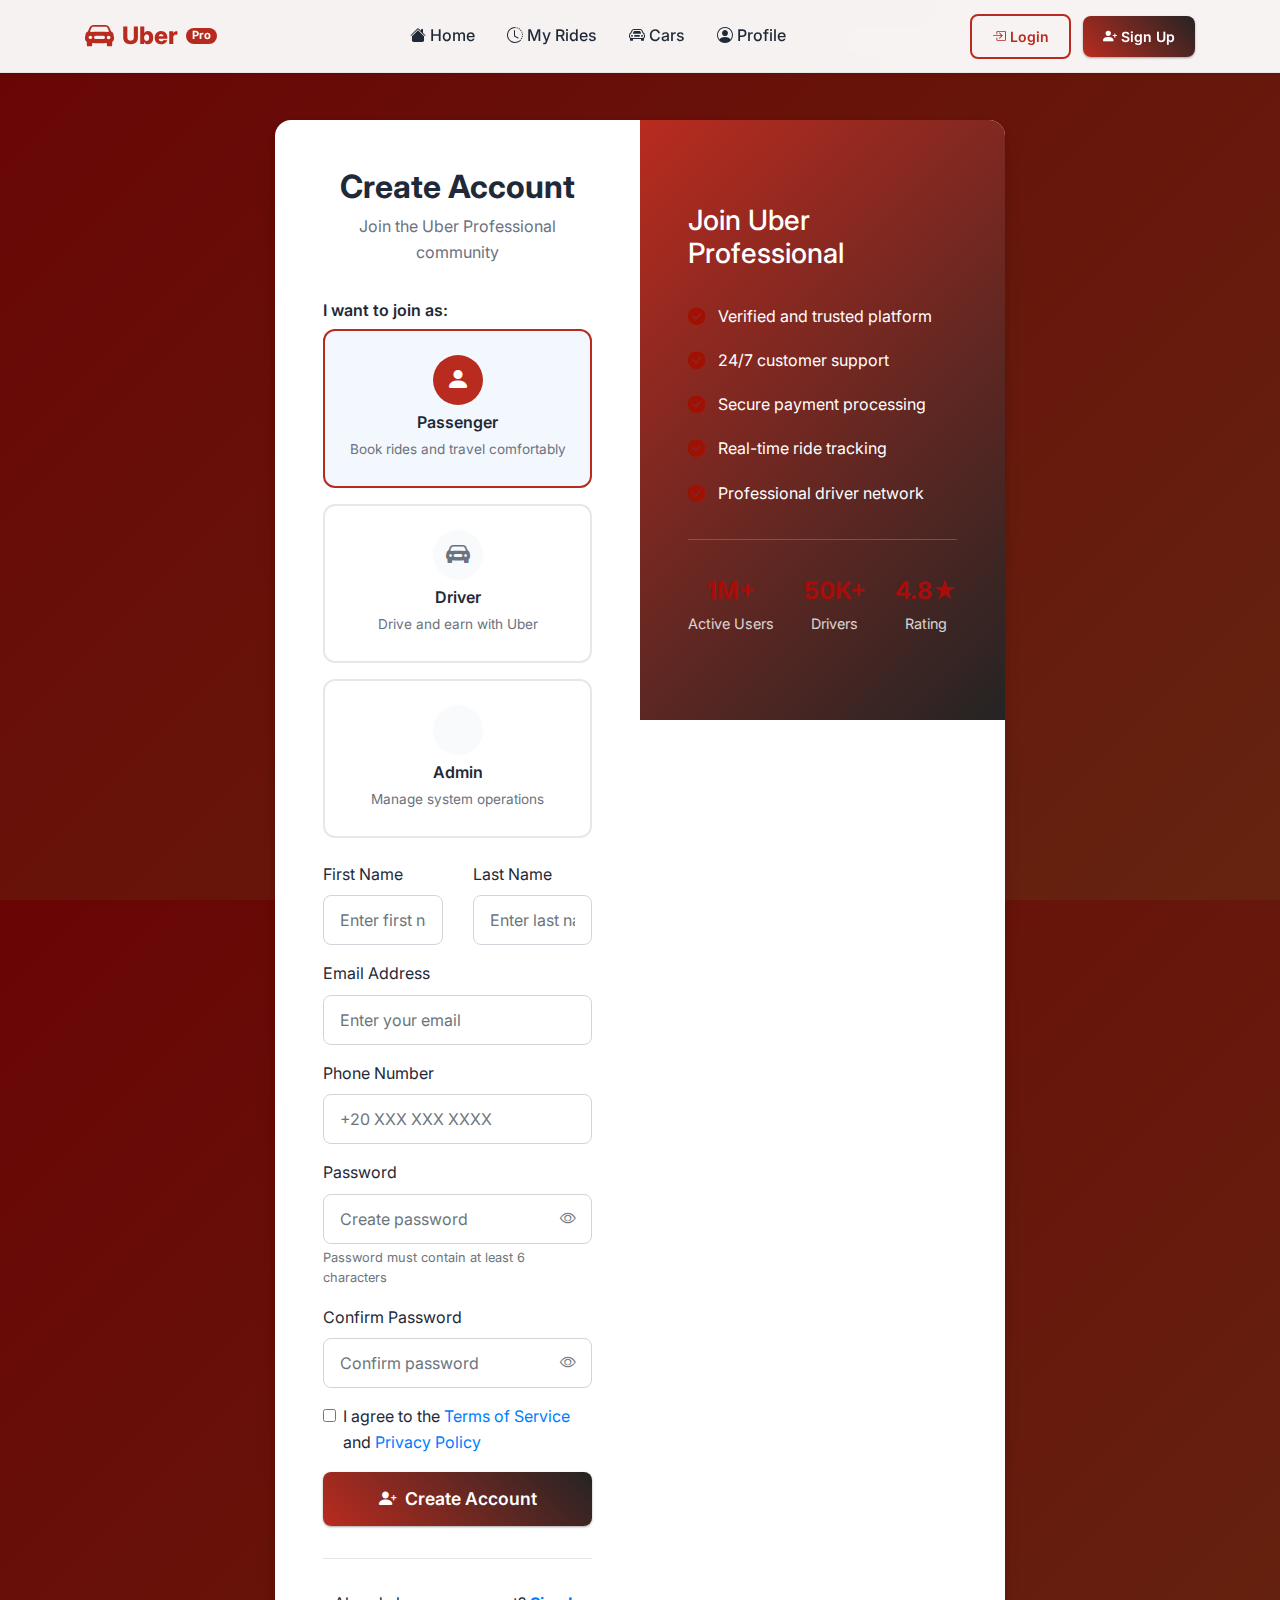
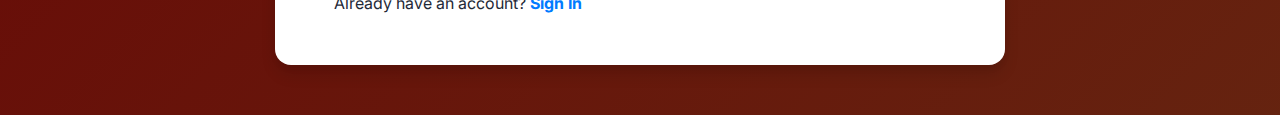
<file: signin.html>
<!DOCTYPE html>
<html lang="en">
  <head>
    <meta charset="utf-8" />
    <meta name="viewport" content="width=device-width,initial-scale=1" />
    <title>Sign Up - Uber Professional</title>

    <link
      rel="stylesheet"
      href="https://cdn.jsdelivr.net/npm/bootstrap@4.6.2/dist/css/bootstrap.min.css"
      crossorigin="anonymous"
    />
    <link rel="stylesheet" href="style.css" />
    <link
      href="https://fonts.googleapis.com/css2?family=Inter:wght@300;400;500;600;700;800&display=swap"
      rel="stylesheet"
    />
    <link
      rel="stylesheet"
      href="https://cdn.jsdelivr.net/npm/bootstrap-icons@1.10.5/font/bootstrap-icons.css"
    />
  </head>
  <body class="auth-page">
    <!-- Enhanced Fixed navbar -->
    <nav
      class="navbar navbar-expand-lg navbar-light bg-light fixed-top shadow-sm uber-navbar"
    >
      <div class="container">
        <a class="navbar-brand uber-brand" href="index.html">
          <i class="bi bi-car-front-fill me-2"></i>
          <span>Uber</span>
          <small class="badge badge-professional ml-2">Pro</small>
        </a>
        <button
          class="navbar-toggler"
          type="button"
          data-toggle="collapse"
          data-target="#navMain"
        >
          <span class="navbar-toggler-icon"></span>
        </button>

        <div class="collapse navbar-collapse" id="navMain">
          <ul class="navbar-nav mx-auto">
            <li class="nav-item">
              <a class="nav-link" href="index.html">
                <i class="bi bi-house-fill me-1"></i>Home
              </a>
            </li>
            <li class="nav-item">
              <a class="nav-link" href="myrides.html">
                <i class="bi bi-clock-history me-1"></i>My Rides
              </a>
            </li>
            <li class="nav-item">
              <a class="nav-link" href="cars.html">
                <i class="bi bi-car-front me-1"></i>Cars
              </a>
            </li>
            <li class="nav-item">
              <a class="nav-link" href="profile.html">
                <i class="bi bi-person-circle me-1"></i>Profile
              </a>
            </li>
          </ul>
          <div id="authArea" class="ml-2">
            <a class="btn btn-outline-primary btn-sm me-2" href="login.html"
              >Login</a
            >
          </div>
        </div>
      </div>
    </nav>

    <main class="auth-main">
      <div class="container">
        <div class="row justify-content-center">
          <div class="col-md-10 col-lg-8">
            <div class="auth-container">
              <div class="row no-gutters">
                <!-- Left Side - Form -->
                <div class="col-md-6">
                  <div class="auth-form-container">
                    <div class="auth-header">
                      <h2 class="auth-title">Create Account</h2>
                      <p class="auth-subtitle">
                        Join the Uber Professional community
                      </p>
                    </div>

                    <form id="signinPageForm" novalidate>
                      <!-- User Type Selection -->
                      <div class="form-group">
                        <label class="form-label">I want to join as:</label>
                        <div class="user-type-selection">
                          <div class="user-type-card" data-type="user">
                            <input
                              type="radio"
                              name="userType"
                              id="typeUser"
                              value="user"
                              checked
                            />
                            <label for="typeUser">
                              <div class="type-icon">
                                <i class="bi bi-person-fill"></i>
                              </div>
                              <h6>Passenger</h6>
                              <small>Book rides and travel comfortably</small>
                            </label>
                          </div>
                          <div class="user-type-card" data-type="driver">
                            <input
                              type="radio"
                              name="userType"
                              id="typeDriver"
                              value="driver"
                            />
                            <label for="typeDriver">
                              <div class="type-icon">
                                <i class="bi bi-car-front-fill"></i>
                              </div>
                              <h6>Driver</h6>
                              <small>Drive and earn with Uber</small>
                            </label>
                          </div>
                          <div class="user-type-card" data-type="admin">
                            <input
                              type="radio"
                              name="userType"
                              id="typeAdmin"
                              value="admin"
                            />
                            <label for="typeAdmin">
                              <div class="type-icon">
                                <i class="bi bi-shield-check-fill"></i>
                              </div>
                              <h6>Admin</h6>
                              <small>Manage system operations</small>
                            </label>
                          </div>
                        </div>
                      </div>

                      <!-- Personal Info -->
                      <div class="row">
                        <div class="col-sm-6">
                          <div class="form-group">
                            <label for="firstName">First Name</label>
                            <input
                              id="firstName"
                              type="text"
                              class="form-control"
                              placeholder="Enter first name"
                              required
                            />
                            <div class="invalid-feedback">
                              First name is required
                            </div>
                          </div>
                        </div>
                        <div class="col-sm-6">
                          <div class="form-group">
                            <label for="lastName">Last Name</label>
                            <input
                              id="lastName"
                              type="text"
                              class="form-control"
                              placeholder="Enter last name"
                              required
                            />
                            <div class="invalid-feedback">
                              Last name is required
                            </div>
                          </div>
                        </div>
                      </div>

                      <div class="form-group">
                        <label for="emailPage">Email Address</label>
                        <input
                          id="emailPage"
                          type="email"
                          class="form-control"
                          placeholder="Enter your email"
                          required
                        />
                        <div class="invalid-feedback">
                          Please enter a valid email address
                        </div>
                      </div>

                      <div class="form-group">
                        <label for="phone">Phone Number</label>
                        <input
                          id="phone"
                          type="tel"
                          class="form-control"
                          placeholder="+20 XXX XXX XXXX"
                          required
                        />
                        <div class="invalid-feedback">
                          Phone number is required
                        </div>
                      </div>

                      <div class="form-group">
                        <label for="passwordPage">Password</label>
                        <div class="password-input">
                          <input
                            id="passwordPage"
                            type="password"
                            class="form-control"
                            placeholder="Create password"
                            required
                            minlength="6"
                          />
                          <button
                            type="button"
                            class="password-toggle"
                            onclick="togglePassword('passwordPage')"
                          >
                            <i class="bi bi-eye"></i>
                          </button>
                        </div>
                        <div class="invalid-feedback">
                          Password must be at least 6 characters
                        </div>
                        <small class="form-text text-muted"
                          >Password must contain at least 6 characters</small
                        >
                      </div>

                      <div class="form-group">
                        <label for="confirmPassword">Confirm Password</label>
                        <div class="password-input">
                          <input
                            id="confirmPassword"
                            type="password"
                            class="form-control"
                            placeholder="Confirm password"
                            required
                            minlength="6"
                          />
                          <button
                            type="button"
                            class="password-toggle"
                            onclick="togglePassword('confirmPassword')"
                          >
                            <i class="bi bi-eye"></i>
                          </button>
                        </div>
                        <div class="invalid-feedback">Passwords must match</div>
                      </div>

                      <!-- Terms and Conditions -->
                      <div class="form-group form-check">
                        <input
                          type="checkbox"
                          class="form-check-input"
                          id="agreeTerms"
                          required
                        />
                        <label class="form-check-label" for="agreeTerms">
                          I agree to the
                          <a href="#" class="text-primary">Terms of Service</a>
                          and
                          <a href="#" class="text-primary">Privacy Policy</a>
                        </label>
                        <div class="invalid-feedback">
                          You must agree to the terms
                        </div>
                      </div>

                      <div
                        id="signinPageError"
                        class="alert alert-danger"
                        style="display: none"
                      ></div>

                      <button
                        class="btn btn-primary btn-lg btn-block auth-btn"
                        type="submit"
                      >
                        <i class="bi bi-person-plus-fill me-2"></i>Create
                        Account
                      </button>
                    </form>

                    <div class="auth-footer">
                      <p class="text-center mb-0">
                        Already have an account?
                        <a
                          href="login.html"
                          class="text-primary font-weight-bold"
                          >Sign In</a
                        >
                      </p>
                    </div>
                  </div>
                </div>

                <!-- Right Side - Info -->
                <div class="col-md-6">
                  <div class="auth-info-container">
                    <div class="auth-info-content">
                      <h3>Join Uber Professional</h3>
                      <ul class="auth-benefits">
                        <li>
                          <i class="bi bi-check-circle-fill"></i>
                          <span>Verified and trusted platform</span>
                        </li>
                        <li>
                          <i class="bi bi-check-circle-fill"></i>
                          <span>24/7 customer support</span>
                        </li>
                        <li>
                          <i class="bi bi-check-circle-fill"></i>
                          <span>Secure payment processing</span>
                        </li>
                        <li>
                          <i class="bi bi-check-circle-fill"></i>
                          <span>Real-time ride tracking</span>
                        </li>
                        <li>
                          <i class="bi bi-check-circle-fill"></i>
                          <span>Professional driver network</span>
                        </li>
                      </ul>

                      <div class="auth-stats">
                        <div class="stat">
                          <strong>1M+</strong>
                          <span>Active Users</span>
                        </div>
                        <div class="stat">
                          <strong>50K+</strong>
                          <span>Drivers</span>
                        </div>
                        <div class="stat">
                          <strong>4.8★</strong>
                          <span>Rating</span>
                        </div>
                      </div>
                    </div>
                  </div>
                </div>
              </div>
            </div>
          </div>
        </div>
      </div>
    </main>

    <script
      src="https://cdn.jsdelivr.net/npm/jquery@3.5.1/dist/jquery.slim.min.js"
      crossorigin="anonymous"
    ></script>
    <script
      src="https://cdn.jsdelivr.net/npm/bootstrap@4.6.2/dist/js/bootstrap.bundle.min.js"
      crossorigin="anonymous"
    ></script>
    <script src="main.js"></script>
  </body>
</html>
</file>
<file: style.css>
/* Enhanced Professional Uber Style */

/* CSS Variables for consistent theming */
:root {
  --primary: #b92b1f;
  --primary-dark: #242424;
  --secondary: #b2291e;
  --danger: #555555;
  --warning: #cbcbcb;
  --dark: #1f2937;
  --muted: #6b7280;
  --light-gray: #f8fafc;
  --card-bg: #ffffff;
  --border-color: rgba(0, 0, 0, 0.1);
  --shadow-sm: 0 1px 3px rgba(0, 0, 0, 0.12), 0 1px 2px rgba(0, 0, 0, 0.24);
  --shadow-md: 0 4px 6px rgba(0, 0, 0, 0.07), 0 1px 3px rgba(0, 0, 0, 0.06);
  --shadow-lg: 0 10px 15px rgba(0, 0, 0, 0.1), 0 4px 6px rgba(0, 0, 0, 0.05);
  --radius: 12px;
  --radius-sm: 8px;
  --radius-lg: 16px;
  --transition: all 0.3s cubic-bezier(0.4, 0, 0.2, 1);
}

/* Base Styles */
* {
  box-sizing: border-box;
}

html, body {
  height: 100%;
  scroll-behavior: smooth;
}

body {
  font-family: 'Inter', -apple-system, BlinkMacSystemFont, 'Segoe UI', 'Roboto', sans-serif;
  background: linear-gradient(135deg, #740909 0%, #b91515 100%);
  color: var(--dark);
  margin: 0;
  padding: 0;
  -webkit-font-smoothing: antialiased;
  -moz-osx-font-smoothing: grayscale;
  line-height: 1.6;
}

/* Enhanced Navbar */
.uber-navbar {
  backdrop-filter: blur(20px);
  background: rgba(255, 255, 255, 0.95) !important;
  border-bottom: 1px solid rgba(0, 0, 0, 0.05);
  transition: var(--transition);
  z-index: 1050;
}

.uber-brand {
  font-weight: 800;
  font-size: 1.5rem;
  color: var(--primary) !important;
  text-decoration: none;
  display: flex;
  align-items: center;
}

.uber-brand i {
  margin-right: 8px;
  font-size: 1.8rem;
}

.badge-professional {
  background: linear-gradient(45deg, var(--secondary), var(--primary));
  color: white;
  font-size: 0.7rem;
  padding: 2px 6px;
  border-radius: 12px;
}

.navbar-nav .nav-link {
  font-weight: 500;
  color: var(--dark) !important;
  padding: 8px 16px !important;
  border-radius: var(--radius-sm);
  transition: var(--transition);
  display: flex;
  align-items: center;
}

.navbar-nav .nav-link:hover,
.navbar-nav .nav-link.active {
  background: rgba(26, 115, 232, 0.1);
  color: var(--primary) !important;
}

.navbar-nav .nav-link i {
  margin-right: 4px;
}

/* Hero Section */
.hero-section {
  background: linear-gradient(135deg, #671403 0%, #764ba2 100%);
  min-height: 100vh;
  display: flex;
  align-items: center;
  color: white;
  position: relative;
  overflow: hidden;
}

.hero-section::before {
  content: '';
  position: absolute;
  top: 0;
  left: 0;
  right: 0;
  bottom: 0;
  background: url('data:image/svg+xml,<svg xmlns="http://www.w3.org/2000/svg" viewBox="0 0 100 100"><defs><pattern id="grain" width="100" height="100" patternUnits="userSpaceOnUse"><circle cx="50" cy="50" r="0.5" fill="rgba(255,255,255,0.1)"/></pattern></defs><rect width="100" height="100" fill="url(%23grain)"/></svg>');
  opacity: 0.3;
}

.hero-content {
  position: relative;
  z-index: 2;
}

.hero-title {
  font-size: 3.5rem;
  font-weight: 800;
  margin-bottom: 1.5rem;
  line-height: 1.2;
}

.hero-title .text-primary {
  color: #c3180c !important;
}

.hero-subtitle {
  font-size: 1.25rem;
  margin-bottom: 2rem;
  opacity: 0.9;
  font-weight: 400;
}

.hero-stats {
  display: flex;
  gap: 2rem;
  margin-top: 2rem;
}

.stat-item {
  text-align: center;
}

.stat-item strong {
  display: block;
  font-size: 1.5rem;
  font-weight: 700;
  color: #ffd700;
}

.stat-item span {
  font-size: 0.9rem;
  opacity: 0.8;
}

.hero-image img {
  border-radius: var(--radius-lg);
  box-shadow: var(--shadow-lg);
}

/* Main Content */
.main-content {
  background: linear-gradient(to bottom, #ffffff, #f8fafc);
  min-height: 80vh;
}

/* Booking Card */
.booking-card {
  background: white;
  border-radius: var(--radius-lg);
  box-shadow: var(--shadow-lg);
  border: none;
  overflow: hidden;
}

.booking-card .card-title {
  font-size: 1.8rem;
  font-weight: 700;
  color: var(--dark);
}

.booking-form {
  position: relative;
}

.location-input {
  position: relative;
  margin-bottom: 1rem;
}

.location-input label {
  font-weight: 600;
  margin-bottom: 8px;
  display: flex;
  align-items: center;
}

.location-swap {
  position: absolute;
  left: 50%;
  top: 50%;
  transform: translate(-50%, -50%);
  z-index: 10;
  background: var(--primary);
  color: white;
  width: 40px;
  height: 40px;
  border-radius: 50%;
  display: flex;
  align-items: center;
  justify-content: center;
  cursor: pointer;
  box-shadow: var(--shadow-md);
  transition: var(--transition);
}

.location-swap:hover {
  transform: translate(-50%, -50%) scale(1.1);
}

.btn-book {
  background: linear-gradient(45deg, var(--primary), var(--primary-dark));
  border: none;
  padding: 12px 32px;
  font-weight: 600;
  border-radius: var(--radius);
  transition: var(--transition);
  width: 100%;
  margin-top: 1rem;
}

.btn-book:hover {
  transform: translateY(-2px);
  box-shadow: var(--shadow-lg);
}

/* Info Card */
.info-card {
  background: white;
  border-radius: var(--radius-lg);
  box-shadow: var(--shadow-md);
  border: none;
  height: fit-content;
}

.info-icon {
  width: 60px;
  height: 60px;
  background: linear-gradient(45deg, var(--secondary), var(--primary));
  border-radius: 50%;
  display: flex;
  align-items: center;
  justify-content: center;
  margin: 0 auto 1rem;
  color: white;
  font-size: 1.5rem;
}

.feature-list {
  list-style: none;
  padding: 0;
  text-align: left;
}

.feature-list li {
  padding: 8px 0;
  display: flex;
  align-items: center;
}

.feature-list i {
  color: var(--secondary);
  margin-right: 10px;
  font-size: 1rem;
}

/* Services Section */
.services-section {
  padding: 4rem 0;
}

.section-title {
  font-size: 2.5rem;
  font-weight: 700;
  color: var(--dark);
  margin-bottom: 1rem;
}

.section-subtitle {
  font-size: 1.1rem;
  color: var(--muted);
  margin-bottom: 3rem;
}

.service-card {
  background: white;
  border-radius: var(--radius-lg);
  padding: 2rem;
  text-align: center;
  box-shadow: var(--shadow-md);
  transition: var(--transition);
  position: relative;
  border: 2px solid transparent;
  height: 100%;
}

.service-card:hover {
  transform: translateY(-8px);
  box-shadow: var(--shadow-lg);
  border-color: var(--primary);
}

.service-card.featured {
  border-color: var(--secondary);
  transform: scale(1.05);
}

.featured-badge {
  position: absolute;
  top: -10px;
  right: 20px;
  background: var(--secondary);
  color: white;
  padding: 4px 12px;
  border-radius: 20px;
  font-size: 0.8rem;
  font-weight: 600;
}

.service-icon {
  width: 70px;
  height: 70px;
  background: linear-gradient(45deg, var(--primary), var(--secondary));
  border-radius: 50%;
  display: flex;
  align-items: center;
  justify-content: center;
  margin: 0 auto 1rem;
  color: white;
  font-size: 1.8rem;
}

.price-tag {
  background: linear-gradient(45deg, var(--primary), var(--secondary));
  color: rgb(0, 0, 0);
  padding: 6px 16px;
  border-radius: 20px;
  font-weight: 600;
  font-size: 0.9rem;
}

/* Enhanced Footer */
.uber-footer {
  background: var(--dark) !important;
  color: white;
  margin-top: 0;
}

.footer-title {
  font-weight: 700;
  color: white;
  margin-bottom: 1.5rem;
}

.footer-links {
  list-style: none;
  padding: 0;
}

.footer-links li {
  margin-bottom: 8px;
}

.footer-links a {
  color: rgba(255, 255, 255, 0.8);
  text-decoration: none;
  transition: var(--transition);
}

.footer-links a:hover {
  color: white;
}

.contact-form .form-control {
  background: rgba(255, 255, 255, 0.1);
  border: 1px solid rgba(255, 255, 255, 0.2);
  color: white;
  border-radius: var(--radius-sm);
}

.contact-form .form-control::placeholder {
  color: rgba(255, 255, 255, 0.6);
}

.contact-form .form-control:focus {
  background: rgba(255, 255, 255, 0.15);
  border-color: var(--primary);
  color: white;
}

.cta-buttons {
  margin-top: 1rem;
}

.footer-divider {
  border-color: rgba(255, 255, 255, 0.2);
  margin: 2rem 0;
}

.social-links {
  display: flex;
  gap: 1rem;
  justify-content: flex-end;
}

.social-link {
  width: 40px;
  height: 40px;
  background: rgba(255, 255, 255, 0.1);
  border-radius: 50%;
  display: flex;
  align-items: center;
  justify-content: center;
  color: white;
  text-decoration: none;
  transition: var(--transition);
}

.social-link:hover {
  background: var(--primary);
  color: white;
  transform: translateY(-2px);
}

/* Auth Pages */
.auth-page {
  background: linear-gradient(135deg, #690505 0%, #652410 100%);
  min-height: 100vh;
}

.auth-main {
  padding: 120px 0 50px;
  min-height: 100vh;
  display: flex;
  align-items: center;
}

.auth-container {
  background: white;
  border-radius: var(--radius-lg);
  box-shadow: var(--shadow-lg);
  overflow: hidden;
}

.login-container {
  background: white;
  border-radius: var(--radius-lg);
  box-shadow: var(--shadow-lg);
  padding: 3rem;
  max-width: 500px;
  margin: 0 auto;
}

.auth-form-container {
  padding: 3rem;
}

.auth-info-container {
  background: linear-gradient(135deg, var(--primary), var(--primary-dark));
  color: white;
  padding: 3rem;
  display: flex;
  align-items: center;
  min-height: 600px;
}

.auth-header {
  text-align: center;
  margin-bottom: 2rem;
}

.auth-logo {
  width: 80px;
  height: 80px;
  background: linear-gradient(45deg, var(--primary), var(--secondary));
  border-radius: 50%;
  display: flex;
  align-items: center;
  justify-content: center;
  margin: 0 auto 1rem;
  color: white;
  font-size: 2rem;
}

.auth-title {
  font-size: 2rem;
  font-weight: 700;
  color: var(--dark);
  margin-bottom: 0.5rem;
}

.auth-subtitle {
  color: var(--muted);
  font-size: 1rem;
}

.auth-info-container .auth-title {
  color: white;
}

/* User Type Selection */
.user-type-selection {
  display: grid;
  grid-template-columns: 1fr;
  gap: 1rem;
  margin-bottom: 1.5rem;
}

.user-type-card {
  position: relative;
  border: 2px solid #e5e7eb;
  border-radius: var(--radius);
  transition: var(--transition);
  overflow: hidden;
}

.user-type-card input[type="radio"] {
  position: absolute;
  opacity: 0;
  pointer-events: none;
}

.user-type-card label {
  display: block;
  padding: 1.5rem;
  cursor: pointer;
  text-align: center;
  transition: var(--transition);
  margin-bottom: 0;
}

.user-type-card:has(input:checked) {
  border-color: var(--primary);
  background: rgba(26, 115, 232, 0.05);
}

.type-icon {
  width: 50px;
  height: 50px;
  background: var(--light-gray);
  border-radius: 50%;
  display: flex;
  align-items: center;
  justify-content: center;
  margin: 0 auto 0.5rem;
  font-size: 1.5rem;
  color: var(--muted);
  transition: var(--transition);
}

.user-type-card:has(input:checked) .type-icon {
  background: var(--primary);
  color: white;
}

.user-type-card h6 {
  font-weight: 600;
  margin-bottom: 0.25rem;
  color: var(--dark);
}

.user-type-card small {
  color: var(--muted);
  font-size: 0.85rem;
}

/* Password Input */
.password-input {
  position: relative;
}

.password-toggle {
  position: absolute;
  right: 10px;
  top: 50%;
  transform: translateY(-50%);
  background: none;
  border: none;
  color: var(--muted);
  cursor: pointer;
  z-index: 10;
}

.password-toggle-btn {
  border-left: none !important;
}

/* Auth Benefits */
.auth-benefits {
  list-style: none;
  padding: 0;
  margin: 2rem 0;
}

.auth-benefits li {
  display: flex;
  align-items: center;
  margin-bottom: 1rem;
  font-size: 1rem;
}

.auth-benefits i {
  color: #a01104;
  margin-right: 12px;
  font-size: 1.1rem;
}

.auth-stats {
  display: flex;
  justify-content: space-between;
  margin-top: 2rem;
  padding-top: 2rem;
  border-top: 1px solid rgba(255, 255, 255, 0.2);
}

.auth-stats .stat {
  text-align: center;
}

.auth-stats .stat strong {
  display: block;
  font-size: 1.5rem;
  font-weight: 700;
  color: #a80d0a;
}

.auth-stats .stat span {
  font-size: 0.9rem;
  opacity: 0.8;
}

/* Quick Login */
.quick-login {
  padding: 1.5rem;
  background: var(--light-gray);
  border-radius: var(--radius);
  margin-top: 1.5rem;
}

.quick-login h6 {
  color: var(--muted);
  font-weight: 600;
}

.quick-login .btn {
  padding: 1rem 0.5rem;
  font-size: 0.8rem;
  border-radius: var(--radius-sm);
  transition: var(--transition);
}

.quick-login .btn i {
  font-size: 1.2rem;
  margin-bottom: 0.25rem;
}

/* Auth Footer */
.auth-footer {
  text-align: center;
  margin-top: 2rem;
  padding-top: 2rem;
  border-top: 1px solid #e5e7eb;
}

/* Form Enhancements */
.form-control {
  border-radius: var(--radius-sm);
  border: 1px solid #d1d5db;
  padding: 12px 16px;
  font-size: 1rem;
  transition: var(--transition);
  height: auto;
}

.form-control:focus {
  border-color: var(--primary);
  box-shadow: 0 0 0 3px rgba(26, 115, 232, 0.1);
}

.form-control-lg {
  padding: 16px 20px;
  font-size: 1.1rem;
}

.form-label {
  font-weight: 600;
  color: var(--dark);
  margin-bottom: 6px;
}

/* Button Enhancements */
.btn {
  border-radius: var(--radius-sm);
  padding: 10px 20px;
  font-weight: 600;
  transition: var(--transition);
  border: none;
  cursor: pointer;
  text-decoration: none;
  display: inline-flex;
  align-items: center;
  justify-content: center;
}

.btn-primary {
  background: linear-gradient(45deg, var(--primary), var(--primary-dark));
  color: white;
  box-shadow: var(--shadow-sm);
}

.btn-primary:hover {
  transform: translateY(-1px);
  box-shadow: var(--shadow-md);
  color: white;
}

.btn-outline-primary {
  border: 2px solid var(--primary);
  color: var(--primary);
  background: transparent;
}

.btn-outline-primary:hover {
  background: var(--primary);
  color: white;
}

.auth-btn {
  padding: 14px 28px;
  font-size: 1.1rem;
  font-weight: 600;
}

/* Cards */
.card {
  border-radius: var(--radius);
  border: none;
  box-shadow: var(--shadow-sm);
  transition: var(--transition);
}

.card:hover {
  box-shadow: var(--shadow-md);
}

/* Responsive Design */
@media (max-width: 768px) {
  .hero-title {
    font-size: 2.5rem;
  }
  
  .hero-stats {
    flex-direction: column;
    gap: 1rem;
    text-align: center;
  }
  
  .auth-form-container,
  .auth-info-container {
    padding: 2rem 1.5rem;
  }
  
  .user-type-selection {
    grid-template-columns: 1fr;
  }
  
  .location-swap {
    position: relative;
    margin: 1rem 0;
    left: 50%;
    transform: translateX(-50%);
  }
  
  .social-links {
    justify-content: center;
  }
}

@media (max-width: 576px) {
  .hero-title {
    font-size: 2rem;
  }
  
  .section-title {
    font-size: 2rem;
  }
  
  .login-container,
  .auth-form-container {
    padding: 2rem 1rem;
  }
}

/* Additional Professional Touches */
.me-1 { margin-right: 0.25rem !important; }
.me-2 { margin-right: 0.5rem !important; }
.ms-2 { margin-left: 0.5rem !important; }

/* Loading States */
.loading {
  opacity: 0.6;
  pointer-events: none;
}

/* Success States */
.success-message {
  background: var(--secondary);
  color: white;
  padding: 12px 20px;
  border-radius: var(--radius-sm);
  margin: 1rem 0;
  display: flex;
  align-items: center;
}

.success-message i {
  margin-right: 8px;
}

/* Professional page backgrounds */
body:not(.auth-page) {
  background: #f8fafc;
  padding-top: 76px;
  padding-bottom: 0;
}

/* Pages styling */
.page-content {
  min-height: 80vh;
  padding: 2rem 0;
}

#ridesContainer .card,
#carsContainer .card {
  transition: var(--transition);
  border: none;
  box-shadow: var(--shadow-sm);
}

#ridesContainer .card:hover,
#carsContainer .card:hover {
  transform: translateY(-4px);
  box-shadow: var(--shadow-md);
}

/* Profile page enhancements */
#profileCard {
  box-shadow: var(--shadow-lg);
  border: none;
}
</file>
